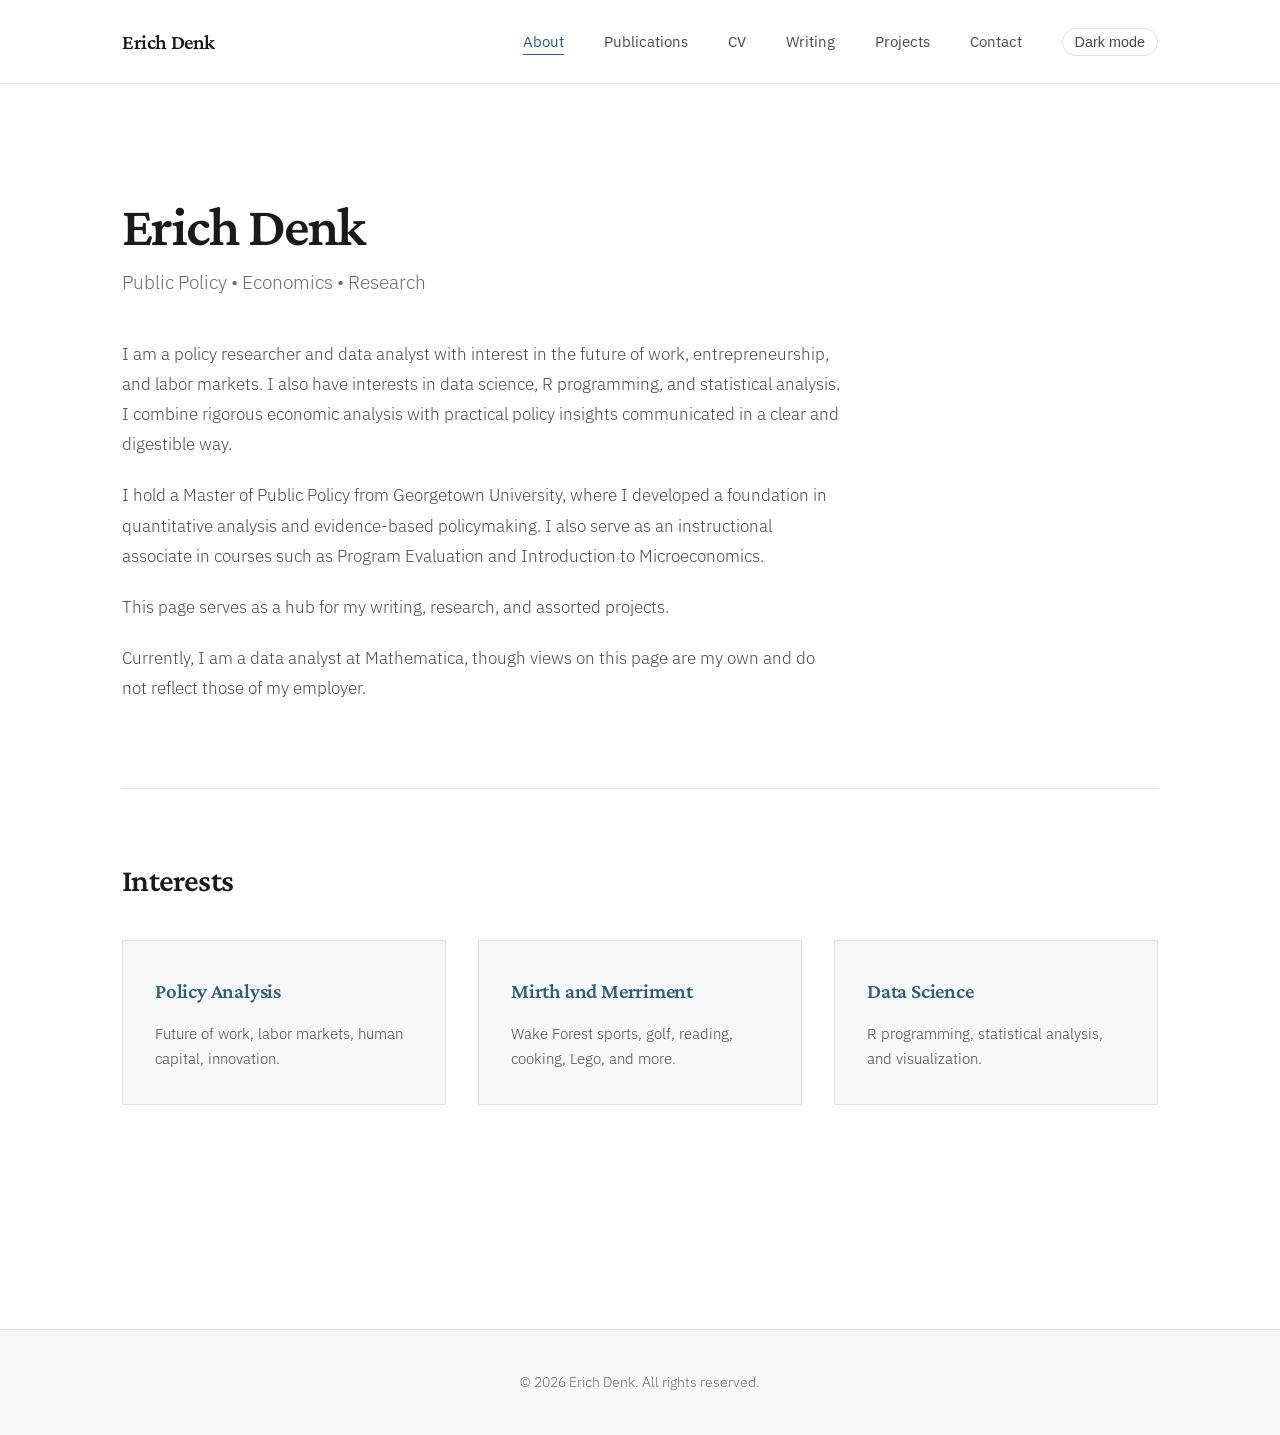
<file: index.html>
<!DOCTYPE html>
<html lang="en">
<head>
    <meta charset="UTF-8">
    <meta name="viewport" content="width=device-width, initial-scale=1.0">
    <title>Erich Denk - Public Policy & Data Analytics</title>
    <link rel="stylesheet" href="styles.css">
    <link rel="preconnect" href="https://fonts.googleapis.com">
    <link rel="preconnect" href="https://fonts.gstatic.com" crossorigin>
    <link href="https://fonts.googleapis.com/css2?family=Crimson+Pro:wght@300;400;600&family=IBM+Plex+Sans:wght@300;400;500&display=swap" rel="stylesheet">
</head>
<body>
    <nav class="main-nav">
        <div class="nav-container">
            <a href="index.html" class="nav-logo">Erich Denk</a>
            <ul class="nav-links">
                <li><a href="index.html" class="active">About</a></li>
                <li><a href="publications.html">Publications</a></li>
                <li><a href="cv.html">CV</a></li>
                <li><a href="writing.html">Writing</a></li>
                <li><a href="projects.html">Projects</a></li>
                <li><a href="contact.html">Contact</a></li>
                <li><button class="theme-toggle" type="button" aria-label="Toggle dark mode">Dark mode</button></li>
            </ul>
        </div>
    </nav>

    <main class="container">
        <section class="hero">
            <div class="hero-content">
                <h1 class="fade-in">Erich Denk</h1>
                <p class="subtitle fade-in-delay">Public Policy • Economics • Research</p>
                <div class="hero-bio fade-in-delay-2">
                    <p>
                        I am a policy researcher and data analyst with interest in the future of work, 
                        entrepreneurship, and labor markets. I also have interests in data science, R programming,
                        and statistical analysis. I combine rigorous economic analysis with practical policy 
                        insights communicated in a clear and digestible way.
                    </p>
                    <p>
                        I hold a Master of Public Policy from Georgetown University, where I developed 
                        a foundation in quantitative analysis and evidence-based policymaking. I also 
                        serve as an instructional associate in courses such as Program Evaluation and
                        Introduction to Microeconomics.
                    </p>
                    <p>
                        This page serves as a hub for my writing, research, and assorted projects. 
                        
                    </p>
                    <p>
                        Currently, I am a data analyst at Mathematica, though views on this page are my
                        own and do not reflect those of my employer.
                    </p>
                </div>
            </div>
        </section>

        <section class="interests">
            <h2>Interests</h2>
            <div class="interest-grid">
                <div class="interest-card">
                    <h3>Policy Analysis</h3>
                    <p>Future of work, labor markets, human capital, innovation.</p>
                </div>
                <div class="interest-card">
                    <h3>Mirth and Merriment </h3>
                    <p>Wake Forest sports, golf, reading, cooking, Lego, and more.</p>
                </div>
                <div class="interest-card">
                    <h3>Data Science</h3>
                    <p>R programming, statistical analysis, and visualization.</p>
                </div>
            </div>
        </section>
    </main>

    <footer>
        <p>&copy; <span id="year"></span> Erich Denk. All rights reserved.</p>
    </footer>

    <script>
        document.getElementById('year').textContent = new Date().getFullYear();
        (function() {
            const storageKey = 'theme';
            const root = document.documentElement;
            const prefersDark = window.matchMedia('(prefers-color-scheme: dark)');

            function getTheme() {
                return localStorage.getItem(storageKey) || (prefersDark.matches ? 'dark' : 'light');
            }
            function applyTheme(theme) {
                if (theme === 'dark') root.setAttribute('data-theme', 'dark');
                else root.removeAttribute('data-theme');
                localStorage.setItem(storageKey, theme);
                updateToggle();
            }
            function updateToggle() {
                const btn = document.querySelector('.theme-toggle');
                if (!btn) return;
                const theme = getTheme();
                btn.setAttribute('aria-pressed', theme === 'dark');
                btn.textContent = theme === 'dark' ? 'Light mode' : 'Dark mode';
            }
            document.addEventListener('click', (e) => {
                if (e.target && e.target.classList.contains('theme-toggle')) {
                    const next = getTheme() === 'dark' ? 'light' : 'dark';
                    applyTheme(next);
                }
            });
            prefersDark.addEventListener('change', (e) => {
                if (!localStorage.getItem(storageKey)) {
                    applyTheme(e.matches ? 'dark' : 'light');
                }
            });
            applyTheme(getTheme());
        })();
    </script>
</body>
</html>
</file>
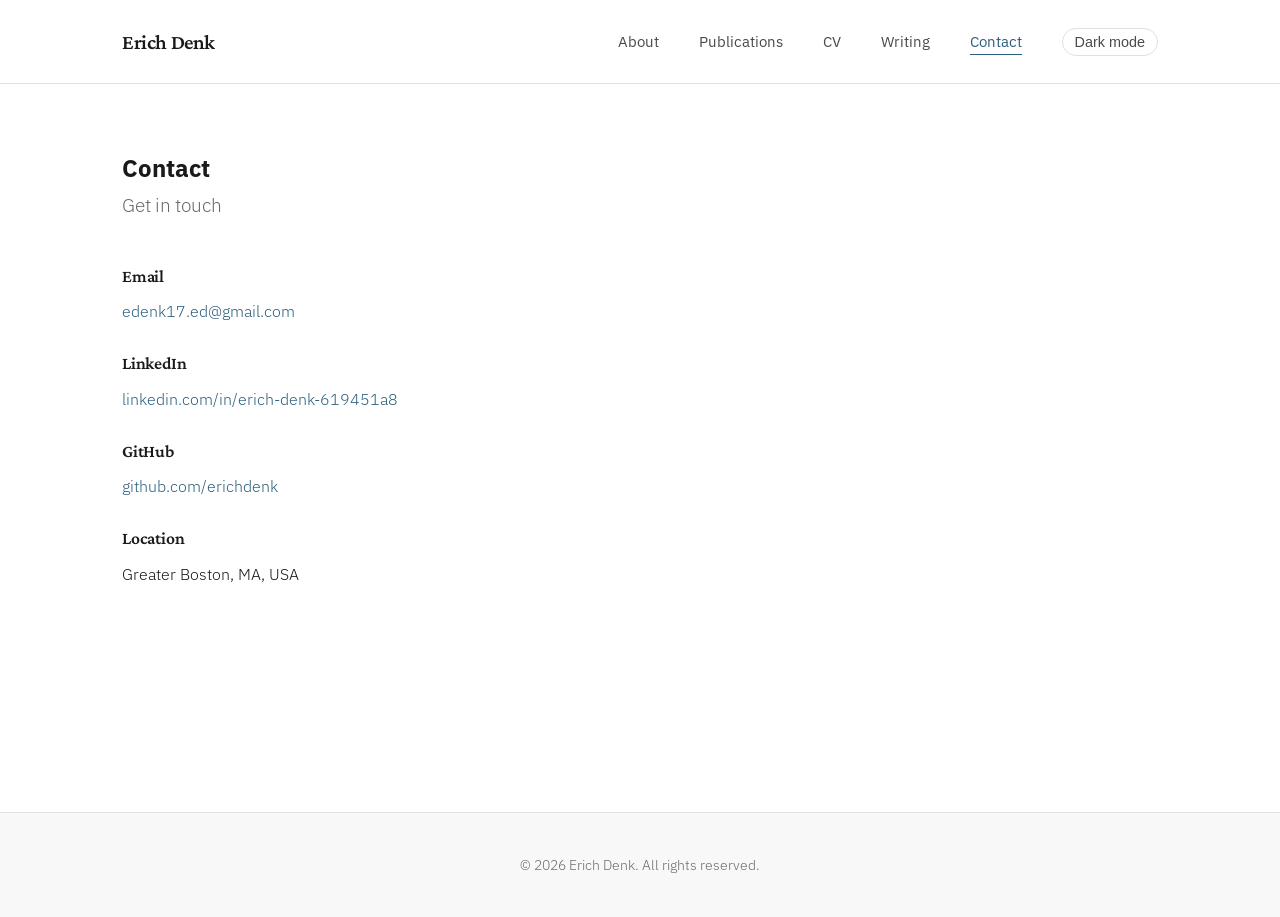
<file: contact.html>
<!DOCTYPE html>
<html lang="en">
<head>
    <meta charset="UTF-8">
    <meta name="viewport" content="width=device-width, initial-scale=1.0">
    <title>Contact - Erich Denk</title>
    <link rel="stylesheet" href="styles.css">
    <link rel="preconnect" href="https://fonts.googleapis.com">
    <link rel="preconnect" href="https://fonts.gstatic.com" crossorigin>
    <link href="https://fonts.googleapis.com/css2?family=Crimson+Pro:wght@300;400;600&family=IBM+Plex+Sans:wght@300;400;500&display=swap" rel="stylesheet">
</head>
<body>
    <nav class="main-nav">
        <div class="nav-container">
            <a href="index.html" class="nav-logo">Erich Denk</a>
            <ul class="nav-links">
                <li><a href="index.html">About</a></li>
                <li><a href="publications.html">Publications</a></li>
                <li><a href="cv.html">CV</a></li>
                <li><a href="writing.html">Writing</a></li>
                <li><a href="contact.html" class="active">Contact</a></li>
                <li><button class="theme-toggle" type="button" aria-label="Toggle dark mode">Dark mode</button></li>
            </ul>
        </div>
    </nav>

    <main class="container">
        <section>
            <h1 class="fade-in">Contact</h1>
            <p class="subtitle fade-in-delay">Get in touch</p>

            <div class="contact-info fade-in-delay-2">
                <div class="contact-item">
                    <h3>Email</h3>
                    <p><a href="mailto:edenk17.ed@gmail.com">edenk17.ed@gmail.com</a></p>
                </div>

                <div class="contact-item">
                    <h3>LinkedIn</h3>
                    <p><a href="https://www.linkedin.com/in/erich-denk-619451a8/" target="_blank">linkedin.com/in/erich-denk-619451a8</a></p>
                </div>

                <div class="contact-item">
                    <h3>GitHub</h3>
                    <p><a href="https://github.com/erichdenk" target="_blank">github.com/erichdenk</a></p>
                </div>

                <div class="contact-item">
                    <h3>Location</h3>
                    <p>Greater Boston, MA, USA</p>
                </div>
            </div>
        </section>
    </main>

    <footer>
        <p>&copy; <span id="year"></span> Erich Denk. All rights reserved.</p>
    </footer>

    <script>
        document.getElementById('year').textContent = new Date().getFullYear();
        (function(){
            const k='theme', root=document.documentElement, mq=window.matchMedia('(prefers-color-scheme: dark)');
            const get=()=>localStorage.getItem(k)|| (mq.matches?'dark':'light');
            const apply=t=>{ t==='dark'?root.setAttribute('data-theme','dark'):root.removeAttribute('data-theme'); localStorage.setItem(k,t); upd(); };
            const upd=()=>{ const b=document.querySelector('.theme-toggle'); if(!b) return; const t=get(); b.setAttribute('aria-pressed', t==='dark'); b.textContent=t==='dark'?'Light mode':'Dark mode'; };
            document.addEventListener('click',e=>{ if(e.target&&e.target.classList.contains('theme-toggle')) apply(get()==='dark'?'light':'dark'); });
            mq.addEventListener('change',e=>{ if(!localStorage.getItem(k)) apply(e.matches?'dark':'light');});
            apply(get());
        })();
    </script>
</body>
</html>
</file>
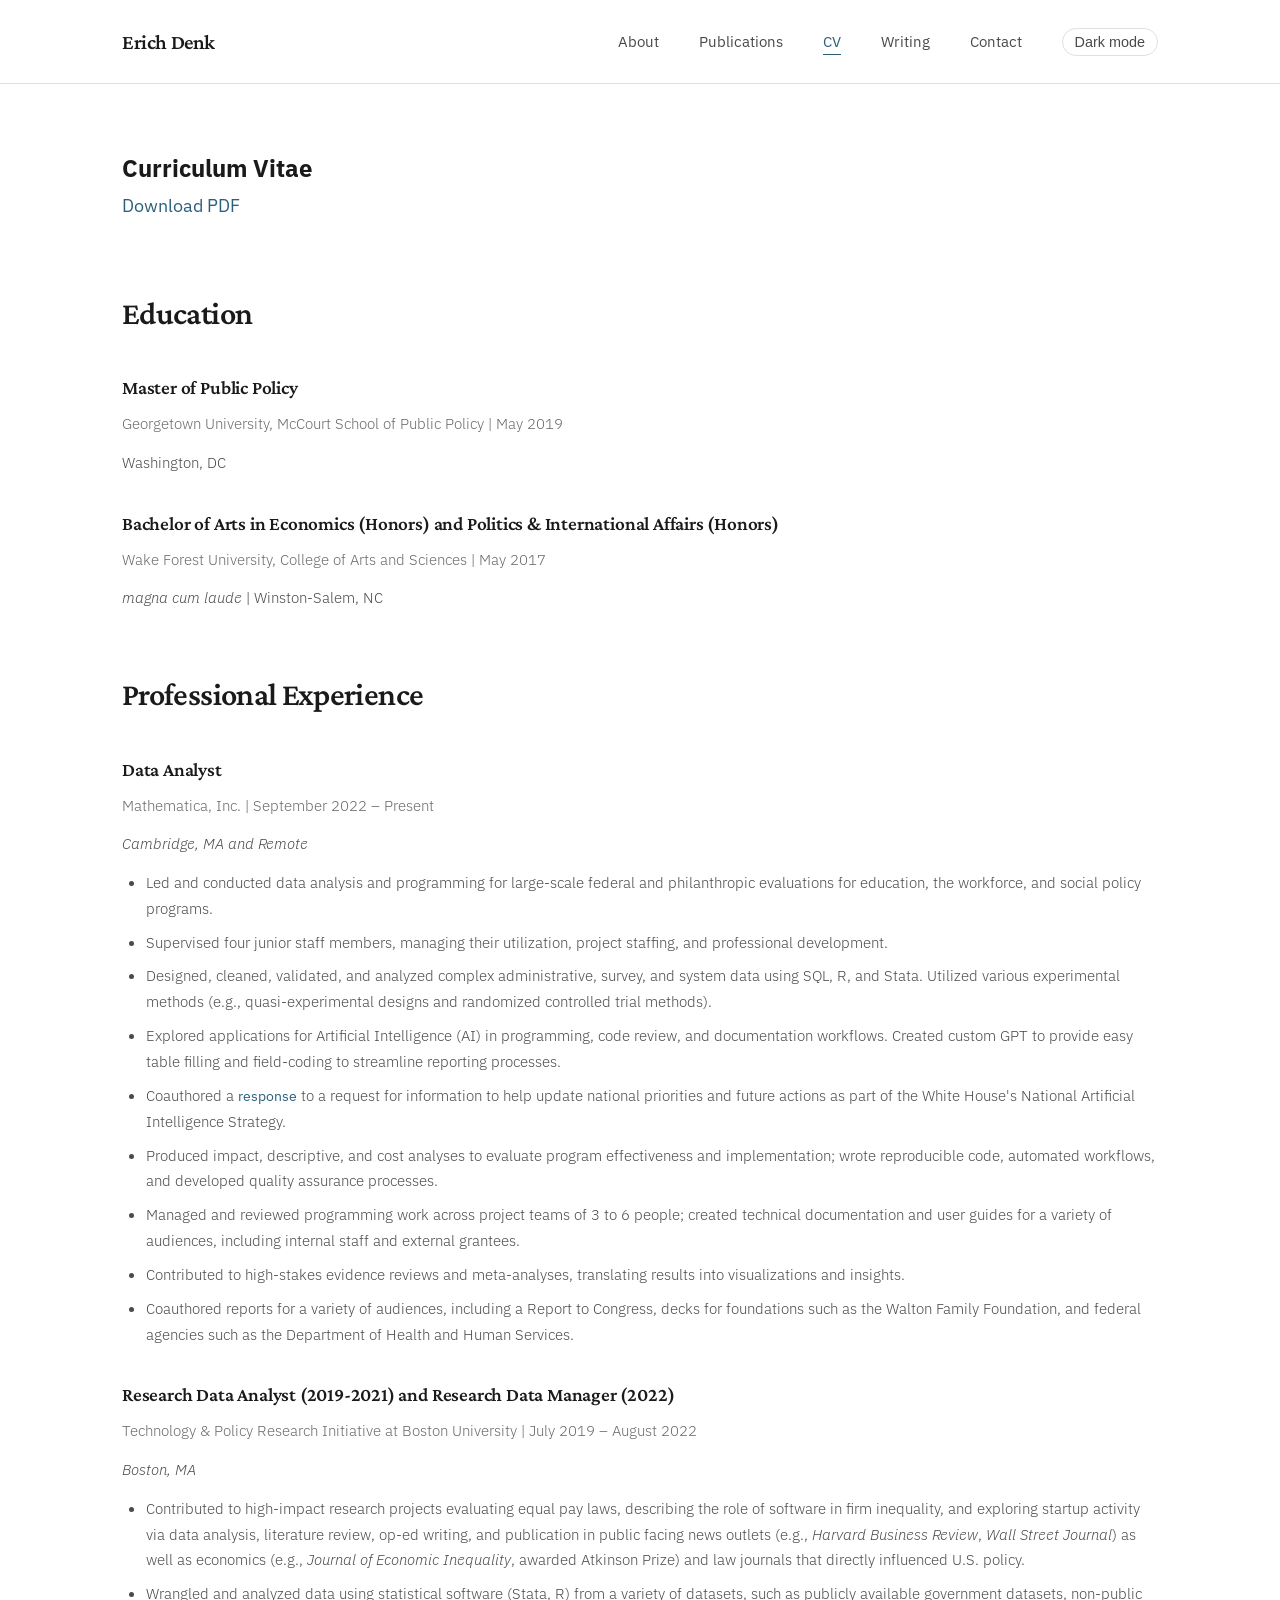
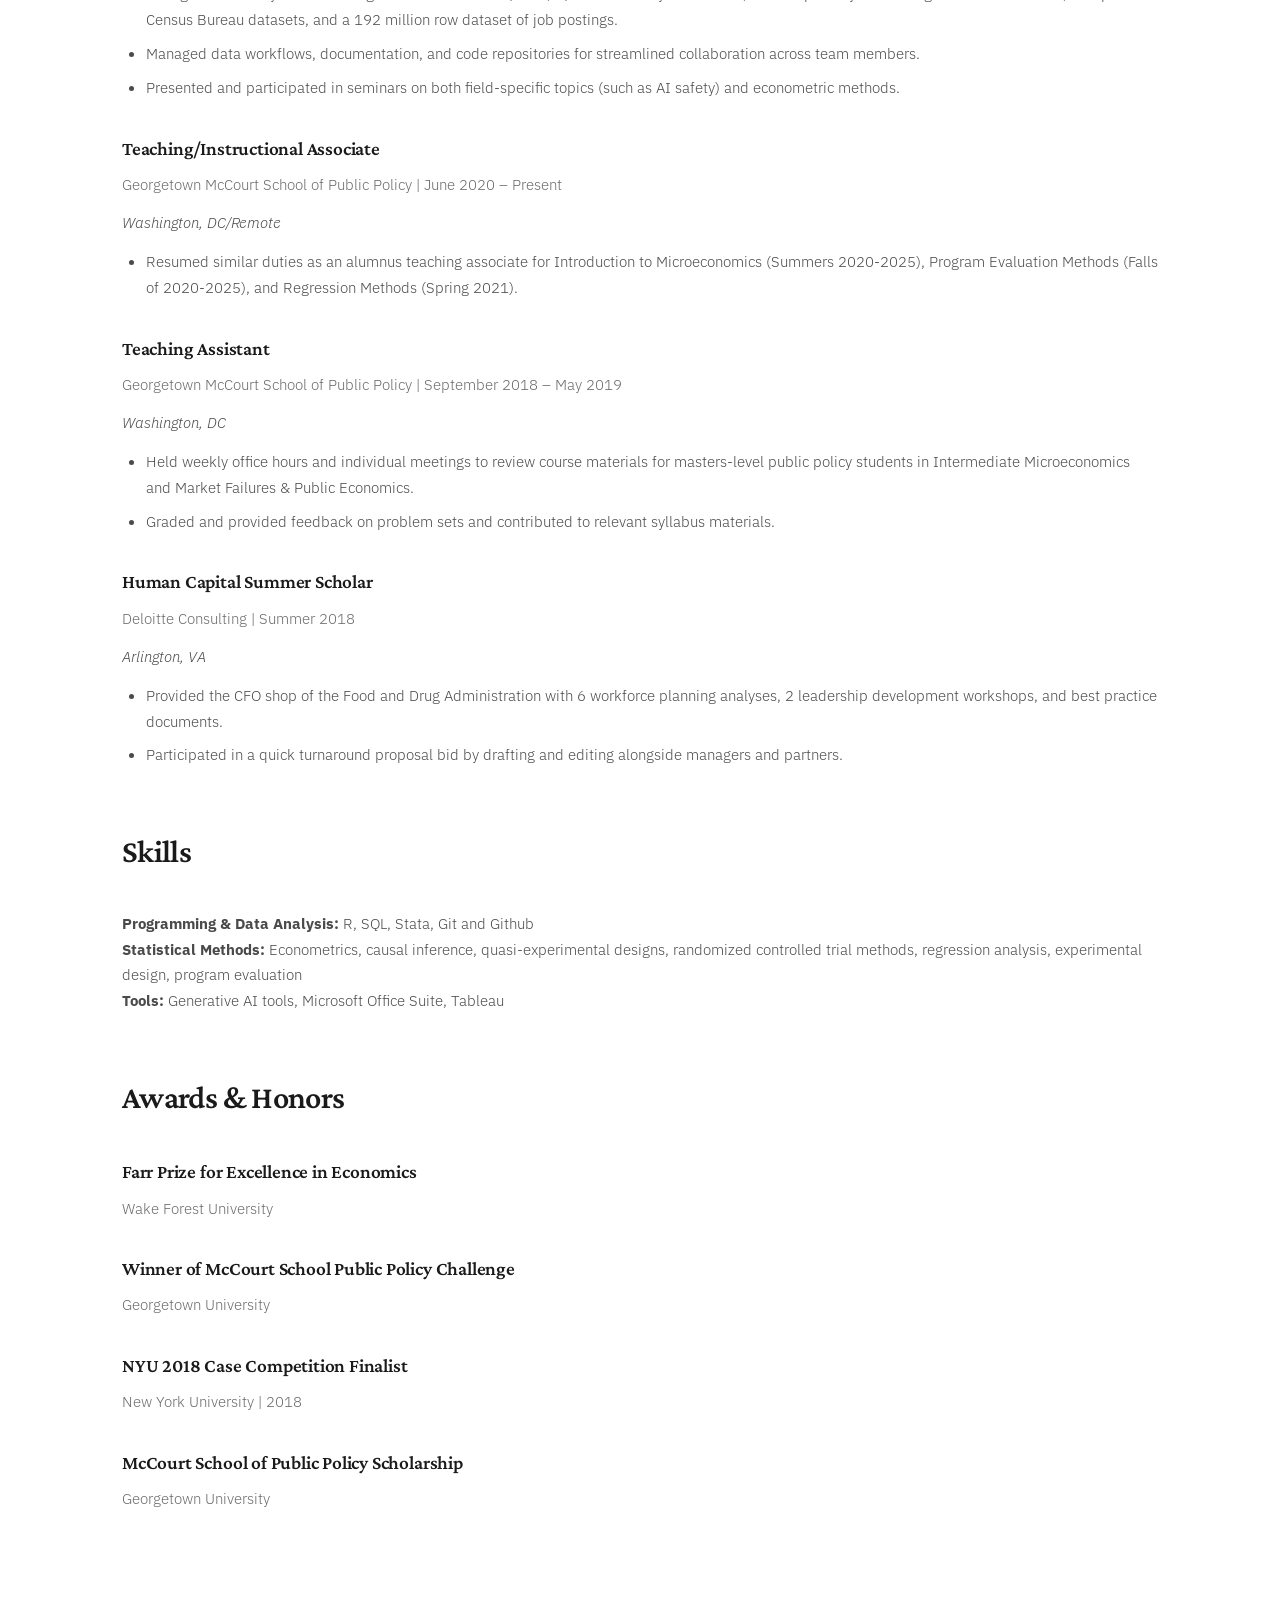
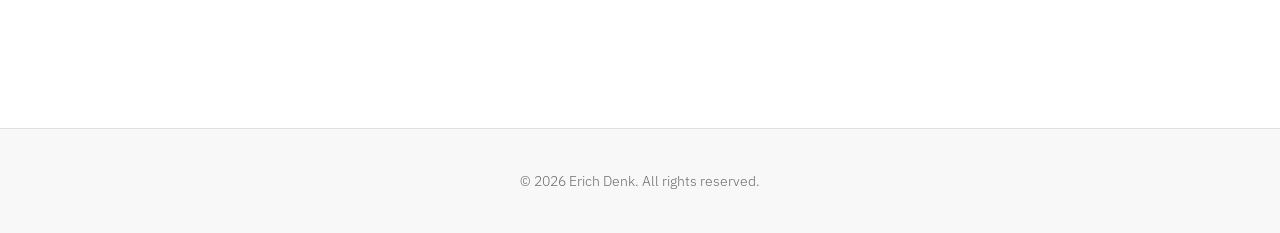
<file: cv.html>
<!DOCTYPE html>
<html lang="en">
<head>
    <meta charset="UTF-8">
    <meta name="viewport" content="width=device-width, initial-scale=1.0">
    <title>CV - Erich Denk</title>
    <link rel="stylesheet" href="styles.css">
    <link rel="preconnect" href="https://fonts.googleapis.com">
    <link rel="preconnect" href="https://fonts.gstatic.com" crossorigin>
    <link href="https://fonts.googleapis.com/css2?family=Crimson+Pro:wght@300;400;600&family=IBM+Plex+Sans:wght@300;400;500&display=swap" rel="stylesheet">
</head>
<body>
    <nav class="main-nav">
        <div class="nav-container">
            <a href="index.html" class="nav-logo">Erich Denk</a>
            <ul class="nav-links">
                <li><a href="index.html">About</a></li>
                <li><a href="publications.html">Publications</a></li>
                <li><a href="cv.html" class="active">CV</a></li>
                <li><a href="writing.html">Writing</a></li>
                <li><a href="contact.html">Contact</a></li>
                <li><button class="theme-toggle" type="button" aria-label="Toggle dark mode">Dark mode</button></li>
            </ul>
        </div>
    </nav>

    <main class="container">
        <section>
            <h1 class="fade-in">Curriculum Vitae</h1>
            <p class="subtitle fade-in-delay">
                <a href="#" class="pub-link" style="font-size: 1.1rem;">Download PDF</a>
            </p>
        </section>

        <section class="cv-section fade-in-delay-2">
            <h2>Education</h2>
            <div class="cv-item">
                <h3>Master of Public Policy</h3>
                <div class="cv-meta">Georgetown University, McCourt School of Public Policy | May 2019</div>
                <div class="cv-description">
                    Washington, DC
                </div>
            </div>
            <div class="cv-item">
                <h3>Bachelor of Arts in Economics (Honors) and Politics & International Affairs (Honors)</h3>
                <div class="cv-meta">Wake Forest University, College of Arts and Sciences | May 2017</div>
                <div class="cv-description">
                    <em>magna cum laude</em> | Winston-Salem, NC
                </div>
            </div>
        </section>

        <section class="cv-section">
            <h2>Professional Experience</h2>
            
            <div class="cv-item">
                <h3>Data Analyst</h3>
                <div class="cv-meta">Mathematica, Inc. | September 2022 – Present</div>
                <div class="cv-description">
                    <em>Cambridge, MA and Remote</em>
                    <ul>
                        <li>Led and conducted data analysis and programming for large-scale federal and philanthropic evaluations for education, the workforce, and social policy programs.</li>
                        <li>Supervised four junior staff members, managing their utilization, project staffing, and professional development.</li>
                        <li>Designed, cleaned, validated, and analyzed complex administrative, survey, and system data using SQL, R, and Stata. Utilized various experimental methods (e.g., quasi-experimental designs and randomized controlled trial methods).</li>
                        <li>Explored applications for Artificial Intelligence (AI) in programming, code review, and documentation workflows. Created custom GPT to provide easy table filling and field-coding to streamline reporting processes.</li>
                        <li>Coauthored a <a href="https://www.mathematica.org/-/media/publications/pdfs/data-analytics/2023/ai-request-for-info-final.pdf" target="_blank" class="pub-link">response</a> to a request for information to help update national priorities and future actions as part of the White House's National Artificial Intelligence Strategy.</li>
                        <li>Produced impact, descriptive, and cost analyses to evaluate program effectiveness and implementation; wrote reproducible code, automated workflows, and developed quality assurance processes.</li>
                        <li>Managed and reviewed programming work across project teams of 3 to 6 people; created technical documentation and user guides for a variety of audiences, including internal staff and external grantees.</li>
                        <li>Contributed to high-stakes evidence reviews and meta-analyses, translating results into visualizations and insights.</li>
                        <li>Coauthored reports for a variety of audiences, including a Report to Congress, decks for foundations such as the Walton Family Foundation, and federal agencies such as the Department of Health and Human Services.</li>
                    </ul>
                </div>
            </div>

            <div class="cv-item">
                <h3>Research Data Analyst (2019-2021) and Research Data Manager (2022)</h3>
                <div class="cv-meta">Technology & Policy Research Initiative at Boston University | July 2019 – August 2022</div>
                <div class="cv-description">
                    <em>Boston, MA</em>
                    <ul>
                        <li>Contributed to high-impact research projects evaluating equal pay laws, describing the role of software in firm inequality, and exploring startup activity via data analysis, literature review, op-ed writing, and publication in public facing news outlets (e.g., <em>Harvard Business Review</em>, <em>Wall Street Journal</em>) as well as economics (e.g., <em>Journal of Economic Inequality</em>, awarded Atkinson Prize) and law journals that directly influenced U.S. policy.</li>
                        <li>Wrangled and analyzed data using statistical software (Stata, R) from a variety of datasets, such as publicly available government datasets, non-public Census Bureau datasets, and a 192 million row dataset of job postings.</li>
                        <li>Managed data workflows, documentation, and code repositories for streamlined collaboration across team members.</li>
                        <li>Presented and participated in seminars on both field-specific topics (such as AI safety) and econometric methods.</li>
                    </ul>
                </div>
            </div>

            <div class="cv-item">
                <h3>Teaching/Instructional Associate</h3>
                <div class="cv-meta">Georgetown McCourt School of Public Policy | June 2020 – Present</div>
                <div class="cv-description">
                    <em>Washington, DC/Remote</em>
                    <ul>
                        <li>Resumed similar duties as an alumnus teaching associate for Introduction to Microeconomics (Summers 2020-2025), Program Evaluation Methods (Falls of 2020-2025), and Regression Methods (Spring 2021).</li>
                    </ul>
                </div>
            </div>

            <div class="cv-item">
                <h3>Teaching Assistant</h3>
                <div class="cv-meta">Georgetown McCourt School of Public Policy | September 2018 – May 2019</div>
                <div class="cv-description">
                    <em>Washington, DC</em>
                    <ul>
                        <li>Held weekly office hours and individual meetings to review course materials for masters-level public policy students in Intermediate Microeconomics and Market Failures & Public Economics.</li>
                        <li>Graded and provided feedback on problem sets and contributed to relevant syllabus materials.</li>
                    </ul>
                </div>
            </div>

            <div class="cv-item">
                <h3>Human Capital Summer Scholar</h3>
                <div class="cv-meta">Deloitte Consulting | Summer 2018</div>
                <div class="cv-description">
                    <em>Arlington, VA</em>
                    <ul>
                        <li>Provided the CFO shop of the Food and Drug Administration with 6 workforce planning analyses, 2 leadership development workshops, and best practice documents.</li>
                        <li>Participated in a quick turnaround proposal bid by drafting and editing alongside managers and partners.</li>
                    </ul>
                </div>
            </div>
        </section>

        <section class="cv-section">
            <h2>Skills</h2>
            <div class="cv-description">
                <p><strong>Programming & Data Analysis:</strong> R, SQL, Stata, Git and Github</p>
                <p><strong>Statistical Methods:</strong> Econometrics, causal inference, quasi-experimental designs, randomized controlled trial methods, regression analysis, experimental design, program evaluation</p>
                <p><strong>Tools:</strong> Generative AI tools, Microsoft Office Suite, Tableau</p>
            </div>
        </section>

        <section class="cv-section">
            <h2>Awards & Honors</h2>
            <div class="cv-item">
                <h3>Farr Prize for Excellence in Economics</h3>
                <div class="cv-meta">Wake Forest University</div>
            </div>
            <div class="cv-item">
                <h3>Winner of McCourt School Public Policy Challenge</h3>
                <div class="cv-meta">Georgetown University</div>
            </div>
            <div class="cv-item">
                <h3>NYU 2018 Case Competition Finalist</h3>
                <div class="cv-meta">New York University | 2018</div>
            </div>
            <div class="cv-item">
                <h3>McCourt School of Public Policy Scholarship</h3>
                <div class="cv-meta">Georgetown University</div>
            </div>
        </section>

    </main>

    <footer>
        <p>&copy; <span id="year"></span> Erich Denk. All rights reserved.</p>
    </footer>

    <script>
        document.getElementById('year').textContent = new Date().getFullYear();
        (function(){
            const k='theme', root=document.documentElement, mq=window.matchMedia('(prefers-color-scheme: dark)');
            const get=()=>localStorage.getItem(k)|| (mq.matches?'dark':'light');
            const apply=t=>{ t==='dark'?root.setAttribute('data-theme','dark'):root.removeAttribute('data-theme'); localStorage.setItem(k,t); upd(); };
            const upd=()=>{ const b=document.querySelector('.theme-toggle'); if(!b) return; const t=get(); b.setAttribute('aria-pressed', t==='dark'); b.textContent=t==='dark'?'Light mode':'Dark mode'; };
            document.addEventListener('click',e=>{ if(e.target&&e.target.classList.contains('theme-toggle')) apply(get()==='dark'?'light':'dark'); });
            mq.addEventListener('change',e=>{ if(!localStorage.getItem(k)) apply(e.matches?'dark':'light');});
            apply(get());
        })();
    </script>
</body>
</html>
</file>
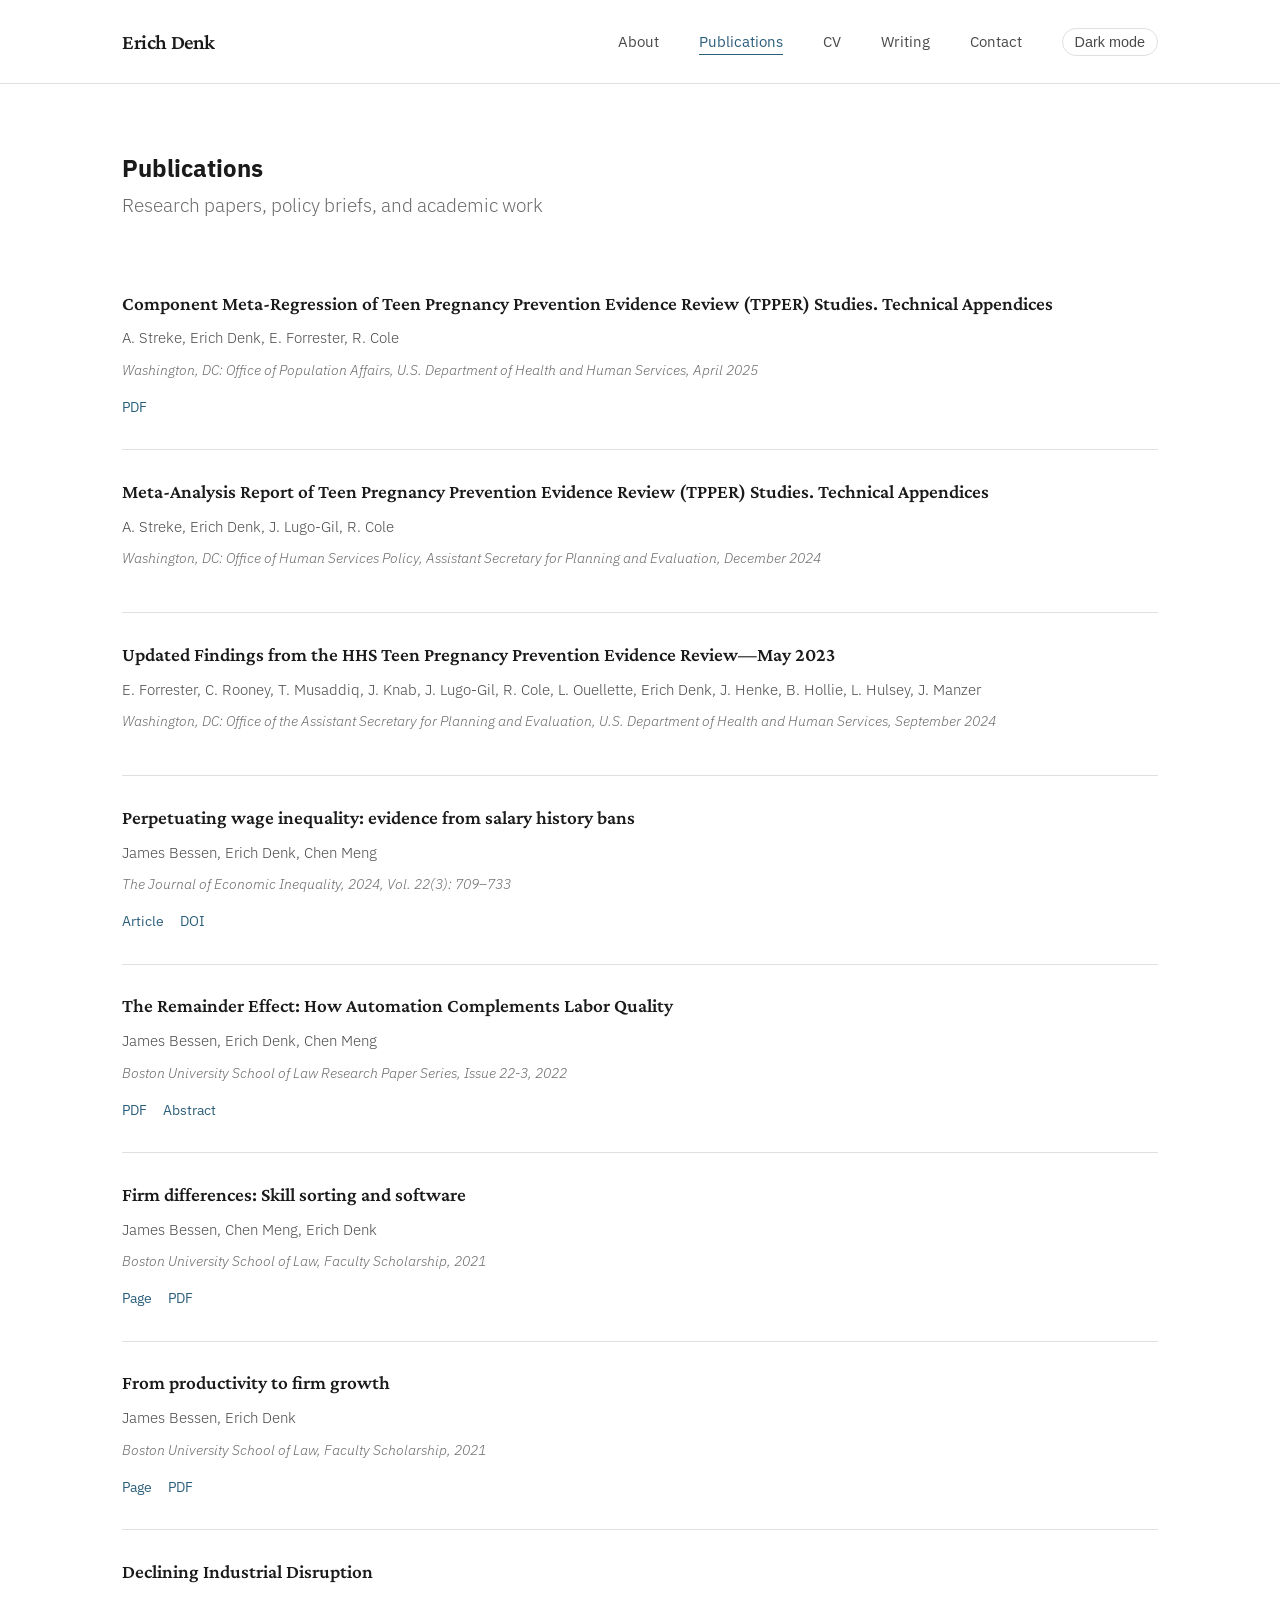
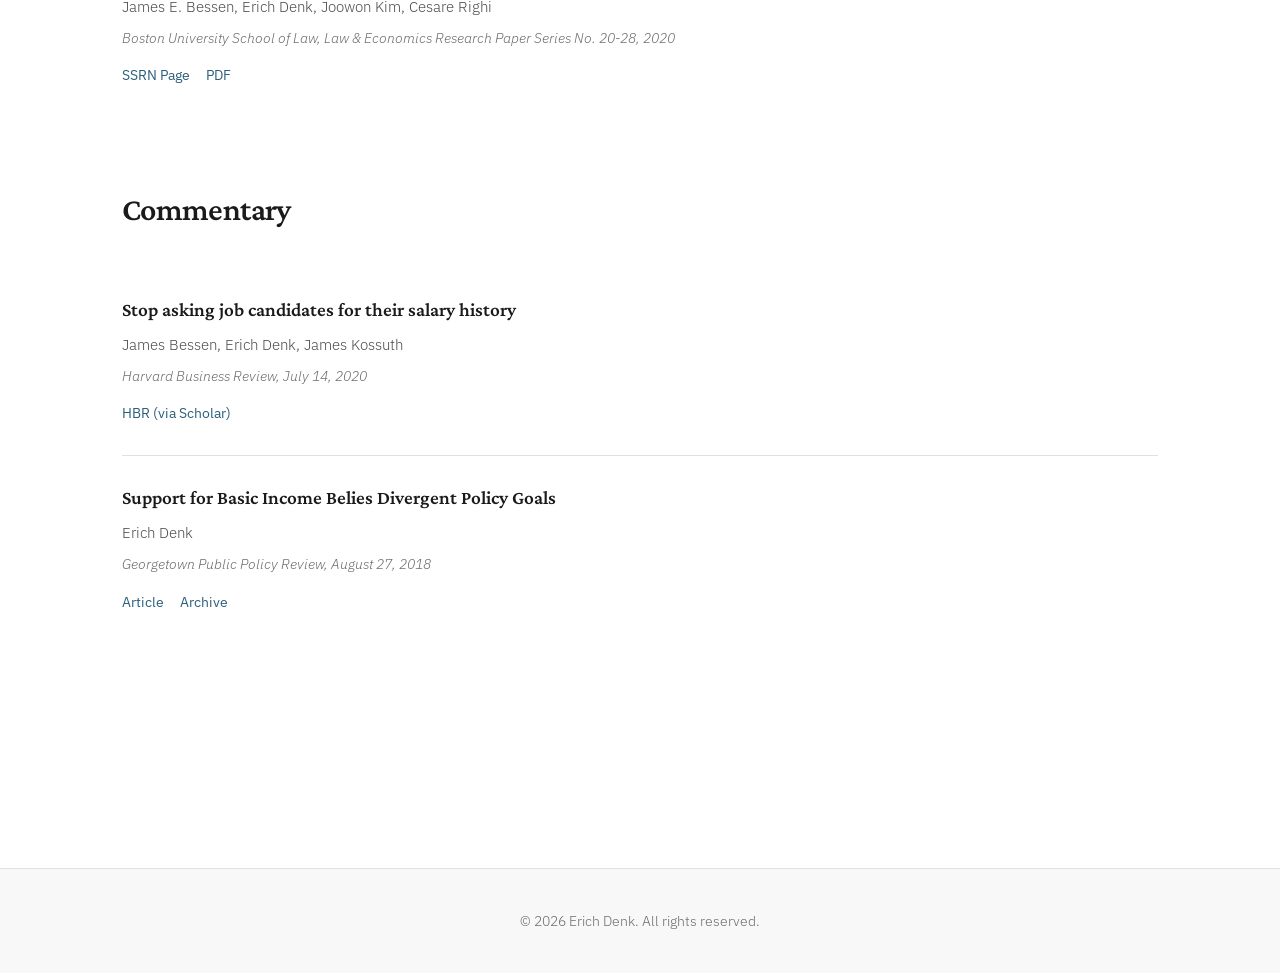
<file: publications.html>
<!DOCTYPE html>
<html lang="en">
<head>
    <meta charset="UTF-8">
    <meta name="viewport" content="width=device-width, initial-scale=1.0">
    <title>Publications - Erich Denk</title>
    <link rel="stylesheet" href="styles.css">
    <link rel="preconnect" href="https://fonts.googleapis.com">
    <link rel="preconnect" href="https://fonts.gstatic.com" crossorigin>
    <link href="https://fonts.googleapis.com/css2?family=Crimson+Pro:wght@300;400;600&family=IBM+Plex+Sans:wght@300;400;500&display=swap" rel="stylesheet">
</head>
<body>
    <nav class="main-nav">
        <div class="nav-container">
            <a href="index.html" class="nav-logo">Erich Denk</a>
            <ul class="nav-links">
                <li><a href="index.html">About</a></li>
                <li><a href="publications.html" class="active">Publications</a></li>
                <li><a href="cv.html">CV</a></li>
                <li><a href="writing.html">Writing</a></li>
                <li><a href="contact.html">Contact</a></li>
                <li><button class="theme-toggle" type="button" aria-label="Toggle dark mode">Dark mode</button></li>
            </ul>
        </div>
    </nav>

    <main class="container">
        <section>
            <h1 class="fade-in">Publications</h1>
            <p class="subtitle fade-in-delay">Research papers, policy briefs, and academic work</p>

            <ul class="publication-list fade-in-delay-2">
                <li class="publication-item">
                    <div class="pub-title">Component Meta-Regression of Teen Pregnancy Prevention Evidence Review (TPPER) Studies. Technical Appendices</div>
                    <div class="pub-authors">A. Streke, Erich Denk, E. Forrester, R. Cole</div>
                    <div class="pub-venue">Washington, DC: Office of Population Affairs, U.S. Department of Health and Human Services, April 2025</div>
                    <div class="pub-links">
                        <a href="https://rhntc.org/sites/default/files/resources/supplemental/opa_content_components_appendicies_5-6-2025.pdf" class="pub-link">PDF</a>
                    </div>
                </li>

                <li class="publication-item">
                    <div class="pub-title">Meta-Analysis Report of Teen Pregnancy Prevention Evidence Review (TPPER) Studies. Technical Appendices</div>
                    <div class="pub-authors">A. Streke, Erich Denk, J. Lugo-Gil, R. Cole</div>
                    <div class="pub-venue">Washington, DC: Office of Human Services Policy, Assistant Secretary for Planning and Evaluation, December 2024</div>
                </li>

                <li class="publication-item">
                    <div class="pub-title">Updated Findings from the HHS Teen Pregnancy Prevention Evidence Review—May 2023</div>
                    <div class="pub-authors">E. Forrester, C. Rooney, T. Musaddiq, J. Knab, J. Lugo-Gil, R. Cole, L. Ouellette, Erich Denk, J. Henke, B. Hollie, L. Hulsey, J. Manzer</div>
                    <div class="pub-venue">Washington, DC: Office of the Assistant Secretary for Planning and Evaluation, U.S. Department of Health and Human Services, September 2024</div>
                </li>
                <li class="publication-item">
                    <div class="pub-title">Perpetuating wage inequality: evidence from salary history bans</div>
                    <div class="pub-authors">James Bessen, Erich Denk, Chen Meng</div>
                    <div class="pub-venue">The Journal of Economic Inequality, 2024, Vol. 22(3): 709–733</div>
                    <div class="pub-links">
                        <a href="https://link.springer.com/article/10.1007/s10888-023-09610-9" class="pub-link">Article</a>
                        <a href="https://doi.org/10.1007/s10888-023-09610-9" class="pub-link">DOI</a>
                    </div>
                </li>

                <li class="publication-item">
                    <div class="pub-title">The Remainder Effect: How Automation Complements Labor Quality</div>
                    <div class="pub-authors">James Bessen, Erich Denk, Chen Meng</div>
                    <div class="pub-venue">Boston University School of Law Research Paper Series, Issue 22-3, 2022</div>
                    <div class="pub-links">
                        <a href="https://www.aeaweb.org/conference/2023/program/paper/8866ER38" class="pub-link">PDF</a>
                        <a href="https://www.aeaweb.org/conference/2023/program/paper/8866ER38" class="pub-link">Abstract</a>
                    </div>
                </li>

                <li class="publication-item">
                    <div class="pub-title">Firm differences: Skill sorting and software</div>
                    <div class="pub-authors">James Bessen, Chen Meng, Erich Denk</div>
                    <div class="pub-venue">Boston University School of Law, Faculty Scholarship, 2021</div>
                    <div class="pub-links">
                        <a href="https://scholarship.law.bu.edu/faculty_scholarship/1350/" class="pub-link">Page</a>
                        <a href="https://scholarship.law.bu.edu/cgi/viewcontent.cgi?article=2347&context=faculty_scholarship" class="pub-link">PDF</a>
                    </div>
                </li>

                <li class="publication-item">
                    <div class="pub-title">From productivity to firm growth</div>
                    <div class="pub-authors">James Bessen, Erich Denk</div>
                    <div class="pub-venue">Boston University School of Law, Faculty Scholarship, 2021</div>
                    <div class="pub-links">
                        <a href="https://scholarship.law.bu.edu/faculty_scholarship/1351/" class="pub-link">Page</a>
                        <a href="https://scholarship.law.bu.edu/cgi/viewcontent.cgi?article=2348&context=faculty_scholarship" class="pub-link">PDF</a>
                    </div>
                </li>

                <li class="publication-item">
                    <div class="pub-title">Declining Industrial Disruption</div>
                    <div class="pub-authors">James E. Bessen, Erich Denk, Joowon Kim, Cesare Righi</div>
                    <div class="pub-venue">Boston University School of Law, Law & Economics Research Paper Series No. 20-28, 2020</div>
                    <div class="pub-links">
                        <a href="https://papers.ssrn.com/sol3/papers.cfm?abstract_id=3682745" class="pub-link">SSRN Page</a>
                        <a href="https://papers.ssrn.com/sol3/Delivery.cfm/SSRN_ID3682745_code355514.pdf?abstractid=3682745&mirid=1" class="pub-link">PDF</a>
                    </div>
                </li>
            </ul>
        </section>

        <section>
            <h2>Commentary</h2>
            <ul class="publication-list">
                <li class="publication-item">
                    <div class="pub-title">Stop asking job candidates for their salary history</div>
                    <div class="pub-authors">James Bessen, Erich Denk, James Kossuth</div>
                    <div class="pub-venue">Harvard Business Review, July 14, 2020</div>
                    <div class="pub-links">
                        <a href="https://scholar.google.com/scholar?cluster=329126353739946007&hl=en&oi=scholarr" class="pub-link">HBR (via Scholar)</a>
                    </div>
                </li>

                <li class="publication-item">
                    <div class="pub-title">Support for Basic Income Belies Divergent Policy Goals</div>
                    <div class="pub-authors">Erich Denk</div>
                    <div class="pub-venue">Georgetown Public Policy Review, August 27, 2018</div>
                    <div class="pub-links">
                        <a href="https://gppreview.com/2018/08/27/support-for-basic-income-belies-divergent-policy-goals/" class="pub-link">Article</a>
                        <a href="https://web.archive.org/web/20181208071234/http://gppreview.com/2018/08/27/support-for-basic-income-belies-divergent-policy-goals/" class="pub-link">Archive</a>
                    </div>
                </li>
            </ul>
        </section>
    </main>

    <footer>
        <p>&copy; <span id="year"></span> Erich Denk. All rights reserved.</p>
    </footer>

    <script>
        document.getElementById('year').textContent = new Date().getFullYear();
        (function() {
            const storageKey = 'theme';
            const root = document.documentElement;
            const prefersDark = window.matchMedia('(prefers-color-scheme: dark)');
            function getTheme() { return localStorage.getItem(storageKey) || (prefersDark.matches ? 'dark' : 'light'); }
            function applyTheme(theme) {
                if (theme === 'dark') root.setAttribute('data-theme', 'dark'); else root.removeAttribute('data-theme');
                localStorage.setItem(storageKey, theme);
                updateToggle();
            }
            function updateToggle() {
                const btn = document.querySelector('.theme-toggle');
                if (!btn) return;
                const theme = getTheme();
                btn.setAttribute('aria-pressed', theme === 'dark');
                btn.textContent = theme === 'dark' ? 'Light mode' : 'Dark mode';
            }
            document.addEventListener('click', (e) => {
                if (e.target && e.target.classList.contains('theme-toggle')) {
                    applyTheme(getTheme() === 'dark' ? 'light' : 'dark');
                }
            });
            prefersDark.addEventListener('change', (e) => {
                if (!localStorage.getItem(storageKey)) applyTheme(e.matches ? 'dark' : 'light');
            });
            applyTheme(getTheme());
        })();
    </script>
</body>
</html>
</file>
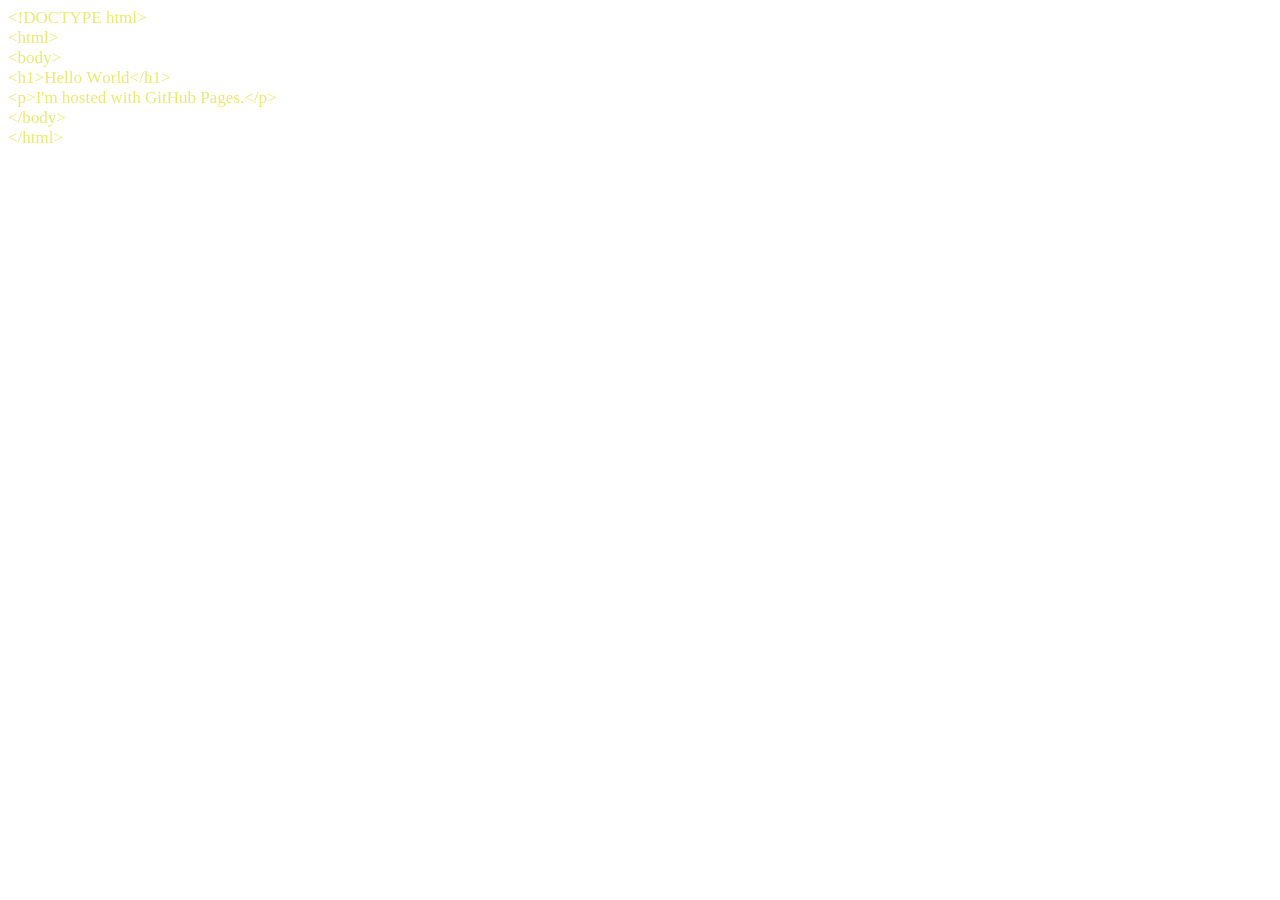
<file: setup.html>
<!DOCTYPE html PUBLIC "-//W3C//DTD HTML 4.01//EN" "http://www.w3.org/TR/html4/strict.dtd">
<html>
<head>
  <meta http-equiv="Content-Type" content="text/html; charset=utf-8">
  <meta http-equiv="Content-Style-Type" content="text/css">
  <title></title>
  <meta name="Generator" content="Cocoa HTML Writer">
  <meta name="CocoaVersion" content="1671.6">
  <style type="text/css">
    p.p1 {margin: 0.0px 0.0px 0.0px 0.0px; line-height: 20.0px; font: 17.0px Times; color: #eae96f; -webkit-text-stroke: #eae96f}
    span.s1 {font-kerning: none}
  </style>
</head>
<body>
<p class="p1"><span class="s1">&lt;!DOCTYPE html&gt;</span></p>
<p class="p1"><span class="s1">&lt;html&gt;</span></p>
<p class="p1"><span class="s1">&lt;body&gt;</span></p>
<p class="p1"><span class="s1">&lt;h1&gt;Hello World&lt;/h1&gt;</span></p>
<p class="p1"><span class="s1">&lt;p&gt;I'm hosted with GitHub Pages.&lt;/p&gt;</span></p>
<p class="p1"><span class="s1">&lt;/body&gt;</span></p>
<p class="p1"><span class="s1">&lt;/html&gt;</span></p>
</body>
</html>
</file>
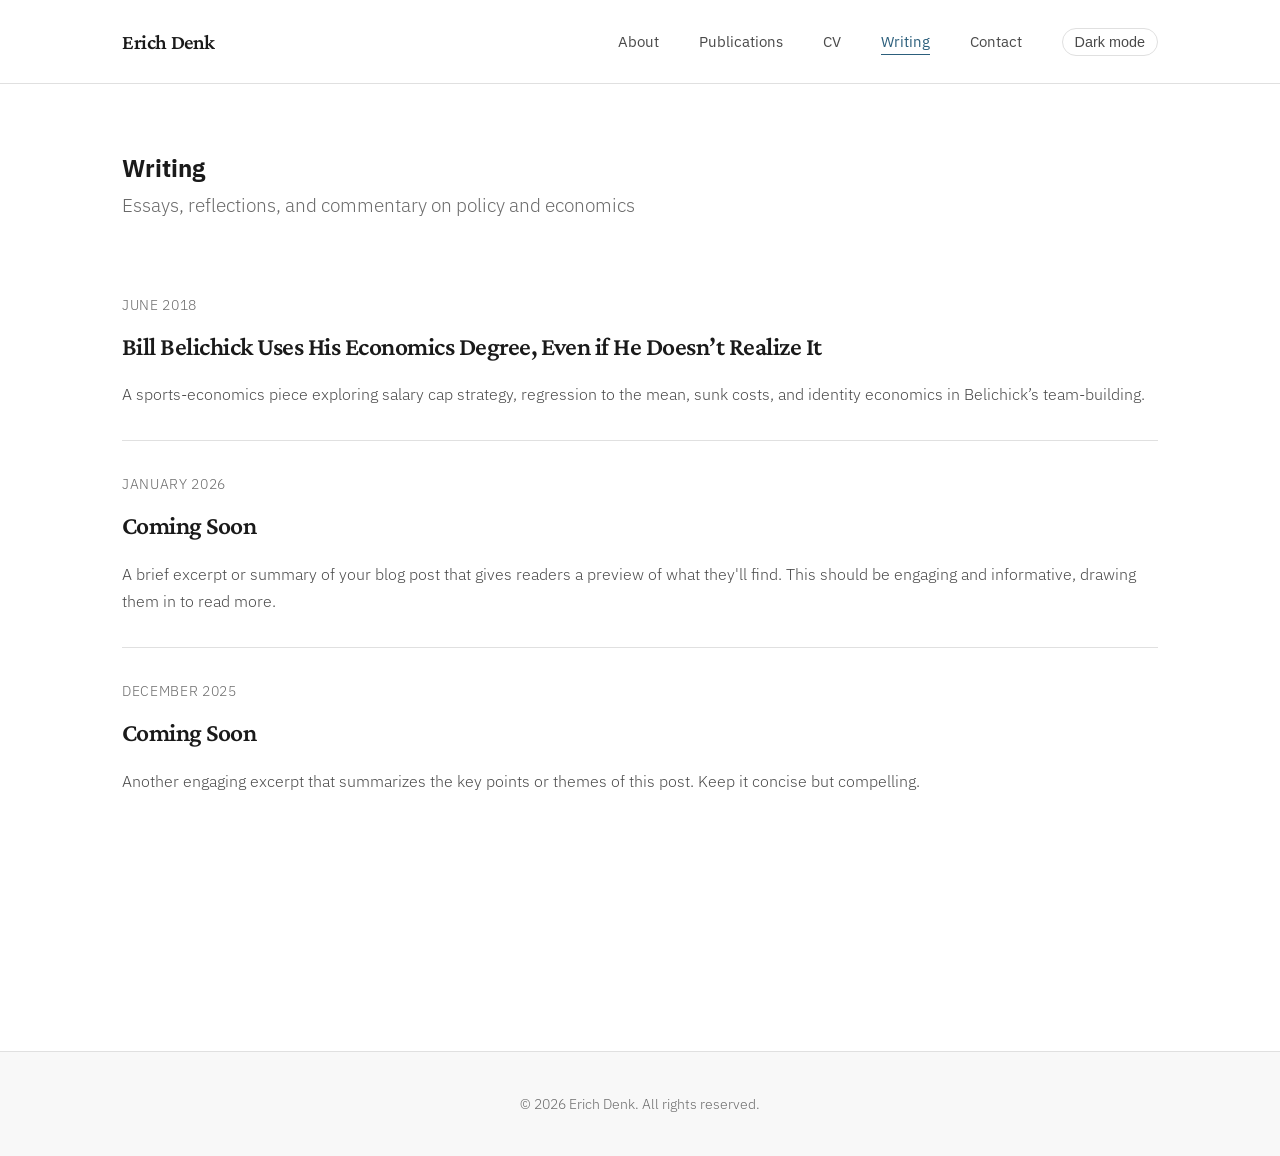
<file: writing.html>
<!DOCTYPE html>
<html lang="en">
<head>
    <meta charset="UTF-8">
    <meta name="viewport" content="width=device-width, initial-scale=1.0">
    <title>Writing - Erich Denk</title>
    <link rel="stylesheet" href="styles.css">
    <link rel="preconnect" href="https://fonts.googleapis.com">
    <link rel="preconnect" href="https://fonts.gstatic.com" crossorigin>
    <link href="https://fonts.googleapis.com/css2?family=Crimson+Pro:wght@300;400;600&family=IBM+Plex+Sans:wght@300;400;500&display=swap" rel="stylesheet">
</head>
<body>
    <nav class="main-nav">
        <div class="nav-container">
            <a href="index.html" class="nav-logo">Erich Denk</a>
            <ul class="nav-links">
                <li><a href="index.html">About</a></li>
                <li><a href="publications.html">Publications</a></li>
                <li><a href="cv.html">CV</a></li>
                <li><a href="writing.html" class="active">Writing</a></li>
                <li><a href="contact.html">Contact</a></li>
                <li><button class="theme-toggle" type="button" aria-label="Toggle dark mode">Dark mode</button></li>
            </ul>
        </div>
    </nav>

    <main class="container">
        <section>
            <h1 class="fade-in">Writing</h1>
            <p class="subtitle fade-in-delay">Essays, reflections, and commentary on policy and economics</p>

            <ul class="blog-list fade-in-delay-2">
                <!-- Example blog post - duplicate and modify as needed -->
                <li class="blog-item">
                    <div class="blog-date">June 2018</div>
                    <h2 class="blog-title">
                        <a href="https://medium.com/@ErichDenk/bill-belichick-uses-his-economics-degree-even-if-he-doesnt-realize-it-a3aec6f5ad79" target="_blank">Bill Belichick Uses His Economics Degree, Even if He Doesn’t Realize It</a>
                    </h2>
                    <p class="blog-excerpt">
                        A sports-economics piece exploring salary cap strategy, regression to the mean, sunk costs, and identity economics in Belichick’s team-building.
                    </p>
                </li>
                <li class="blog-item">
                    <div class="blog-date">January 2026</div>
                    <h2 class="blog-title">
                        <a href="posts/example-post.html">Coming Soon</a>
                    </h2>
                    <p class="blog-excerpt">
                        A brief excerpt or summary of your blog post that gives readers a preview 
                        of what they'll find. This should be engaging and informative, drawing 
                        them in to read more.
                    </p>
                </li>

                <li class="blog-item">
                    <div class="blog-date">December 2025</div>
                    <h2 class="blog-title">
                        <a href="posts/example-post-2.html">Coming Soon</a>
                    </h2>
                    <p class="blog-excerpt">
                        Another engaging excerpt that summarizes the key points or themes of this 
                        post. Keep it concise but compelling.
                    </p>
                </li>

            </ul>
        </section>
    </main>

    <footer>
        <p>&copy; <span id="year"></span> Erich Denk. All rights reserved.</p>
    </footer>

    <script>
        document.getElementById('year').textContent = new Date().getFullYear();
        (function(){
            const k='theme', root=document.documentElement, mq=window.matchMedia('(prefers-color-scheme: dark)');
            const get=()=>localStorage.getItem(k)|| (mq.matches?'dark':'light');
            const apply=t=>{ t==='dark'?root.setAttribute('data-theme','dark'):root.removeAttribute('data-theme'); localStorage.setItem(k,t); upd(); };
            const upd=()=>{ const b=document.querySelector('.theme-toggle'); if(!b) return; const t=get(); b.setAttribute('aria-pressed', t==='dark'); b.textContent=t==='dark'?'Light mode':'Dark mode'; };
            document.addEventListener('click',e=>{ if(e.target&&e.target.classList.contains('theme-toggle')) apply(get()==='dark'?'light':'dark'); });
            mq.addEventListener('change',e=>{ if(!localStorage.getItem(k)) apply(e.matches?'dark':'light');});
            apply(get());
        })();
    </script>
</body>
</html>
</file>
<file: styles.css>
:root {
    --text-primary: #1a1a1a;
    --text-secondary: #4a4a4a;
    --text-muted: #6a6a6a;
    --bg-primary: #ffffff;
    --bg-secondary: #f8f8f8;
    --accent: #2c5f7c;
    --accent-light: #4a8db5;
    --border: #e0e0e0;
    --serif: 'Crimson Pro', serif;
    --sans: 'IBM Plex Sans', sans-serif;
}

[data-theme="dark"] {
    --text-primary: #e6e6e6;
    --text-secondary: #c7c7c7;
    --text-muted: #a1a1a1;
    --bg-primary: #0f1115;
    --bg-secondary: #161a22;
    --accent: #8ab4f8;
    --accent-light: #a6c8ff;
    --border: #2a2f3a;
}

* {
    margin: 0;
    padding: 0;
    box-sizing: border-box;
}

body {
    font-family: var(--sans);
    color: var(--text-primary);
    background-color: var(--bg-primary);
    line-height: 1.7;
    font-size: 16px;
    font-weight: 300;
}

/* Navigation */
.main-nav {
    background-color: var(--bg-primary);
    border-bottom: 1px solid var(--border);
    position: sticky;
    top: 0;
    z-index: 100;
    backdrop-filter: blur(10px);
}

[data-theme="dark"] .main-nav {
    background-color: rgba(15, 17, 21, 0.92);
}

.nav-container {
    max-width: 1100px;
    margin: 0 auto;
    padding: 1.5rem 2rem;
    display: flex;
    justify-content: space-between;
    align-items: center;
}

.nav-logo {
    font-family: var(--serif);
    font-size: 1.3rem;
    font-weight: 600;
    color: var(--text-primary);
    text-decoration: none;
    letter-spacing: -0.02em;
}

.nav-links {
    display: flex;
    list-style: none;
    gap: 2.5rem;
}

.nav-links a {
    color: var(--text-secondary);
    text-decoration: none;
    font-size: 0.95rem;
    font-weight: 400;
    transition: color 0.3s ease;
    position: relative;
}

.nav-links a:hover,
.nav-links a.active {
    color: var(--accent);
}

.nav-links a::after {
    content: '';
    position: absolute;
    bottom: -4px;
    left: 0;
    width: 0;
    height: 1px;
    background-color: var(--accent);
    transition: width 0.3s ease;
}

.nav-links a:hover::after,
.nav-links a.active::after {
    width: 100%;
}

/* Theme toggle */
.nav-links .theme-toggle {
    border: 1px solid var(--border);
    background: transparent;
    color: var(--text-secondary);
    padding: 0.35rem 0.75rem;
    border-radius: 999px;
    font-size: 0.9rem;
    cursor: pointer;
    line-height: 1;
}

.nav-links .theme-toggle:hover {
    color: var(--accent);
    border-color: var(--accent);
}

/* Container */
.container {
    max-width: 1100px;
    margin: 0 auto;
    padding: 4rem 2rem;
}

/* Hero Section */
.hero {
    padding: 3rem 0 4rem;
    border-bottom: 1px solid var(--border);
    margin-bottom: 4rem;
}

.hero h1 {
    font-family: var(--serif);
    font-size: 3.5rem;
    font-weight: 600;
    color: var(--text-primary);
    margin-bottom: 0.5rem;
    letter-spacing: -0.03em;
    line-height: 1.1;
}

.subtitle {
    font-size: 1.2rem;
    color: var(--text-muted);
    margin-bottom: 2.5rem;
    font-weight: 300;
}

.hero-bio p {
    font-size: 1.05rem;
    color: var(--text-secondary);
    margin-bottom: 1.3rem;
    max-width: 720px;
    line-height: 1.8;
}

/* Sections */
section {
    margin-bottom: 4rem;
}

h2 {
    font-family: var(--serif);
    font-size: 2rem;
    font-weight: 600;
    color: var(--text-primary);
    margin-bottom: 2rem;
    letter-spacing: -0.02em;
}

h3 {
    font-family: var(--serif);
    font-size: 1.4rem;
    font-weight: 600;
    color: var(--text-primary);
    margin-bottom: 0.8rem;
    letter-spacing: -0.01em;
}

/* Interest Grid */
.interest-grid {
    display: grid;
    grid-template-columns: repeat(auto-fit, minmax(280px, 1fr));
    gap: 2rem;
    margin-top: 2rem;
}

.interest-card {
    padding: 2rem;
    background-color: var(--bg-secondary);
    border: 1px solid var(--border);
    transition: transform 0.3s ease, box-shadow 0.3s ease;
}

.interest-card:hover {
    transform: translateY(-4px);
    box-shadow: 0 8px 24px rgba(0, 0, 0, 0.06);
}

.interest-card h3 {
    font-size: 1.3rem;
    margin-bottom: 0.8rem;
    color: var(--accent);
}

.interest-card p {
    color: var(--text-secondary);
    font-size: 0.95rem;
    line-height: 1.7;
}

/* Publications */
.publication-list {
    list-style: none;
    margin-top: 2rem;
}

.publication-item {
    padding: 1.8rem 0;
    border-bottom: 1px solid var(--border);
}

.publication-item:last-child {
    border-bottom: none;
}

.pub-title {
    font-family: var(--serif);
    font-size: 1.2rem;
    font-weight: 600;
    color: var(--text-primary);
    margin-bottom: 0.5rem;
    line-height: 1.4;
}

.pub-authors {
    font-size: 0.95rem;
    color: var(--text-secondary);
    margin-bottom: 0.4rem;
}

.pub-venue {
    font-size: 0.9rem;
    color: var(--text-muted);
    font-style: italic;
    margin-bottom: 0.8rem;
}

.pub-links {
    display: flex;
    gap: 1rem;
    margin-top: 0.8rem;
}

.pub-link {
    color: var(--accent);
    text-decoration: none;
    font-size: 0.9rem;
    font-weight: 400;
    border-bottom: 1px solid transparent;
    transition: border-color 0.3s ease;
}

.pub-link:hover {
    border-bottom-color: var(--accent);
}

/* CV Section */
.cv-section {
    margin-bottom: 3.5rem;
}

.cv-item {
    margin-bottom: 2rem;
}

.cv-item h3 {
    font-size: 1.2rem;
    margin-bottom: 0.4rem;
}

.cv-meta {
    color: var(--text-muted);
    font-size: 0.95rem;
    margin-bottom: 0.8rem;
}

.cv-description {
    color: var(--text-secondary);
    font-size: 0.95rem;
    line-height: 1.7;
}

.cv-description ul {
    margin-top: 0.8rem;
    margin-left: 1.5rem;
}

.cv-description li {
    margin-bottom: 0.5rem;
}

/* Writing/Blog */
.blog-list {
    list-style: none;
}

.blog-item {
    padding: 2rem 0;
    border-bottom: 1px solid var(--border);
    transition: padding-left 0.3s ease;
}

.blog-item:hover {
    padding-left: 1rem;
}

.blog-item:last-child {
    border-bottom: none;
}

.blog-date {
    font-size: 0.85rem;
    color: var(--text-muted);
    text-transform: uppercase;
    letter-spacing: 0.05em;
    margin-bottom: 0.5rem;
}

.blog-title {
    font-family: var(--serif);
    font-size: 1.6rem;
    font-weight: 600;
    margin-bottom: 0.8rem;
}

.blog-title a {
    color: var(--text-primary);
    text-decoration: none;
    transition: color 0.3s ease;
}

.blog-title a:hover {
    color: var(--accent);
}

.blog-excerpt {
    color: var(--text-secondary);
    font-size: 1rem;
    line-height: 1.7;
}

/* Contact */
.contact-info {
    margin-top: 2rem;
}

.contact-item {
    margin-bottom: 1.5rem;
}

.contact-item h3 {
    font-size: 1.1rem;
    margin-bottom: 0.4rem;
}

.contact-item a {
    color: var(--accent);
    text-decoration: none;
    border-bottom: 1px solid transparent;
    transition: border-color 0.3s ease;
}

.contact-item a:hover {
    border-bottom-color: var(--accent);
}

/* Footer */
footer {
    background-color: var(--bg-secondary);
    border-top: 1px solid var(--border);
    padding: 2.5rem 2rem;
    text-align: center;
    margin-top: 6rem;
}

footer p {
    color: var(--text-muted);
    font-size: 0.9rem;
}

/* Animations */
@keyframes fadeIn {
    from {
        opacity: 0;
        transform: translateY(20px);
    }
    to {
        opacity: 1;
        transform: translateY(0);
    }
}

.fade-in {
    animation: fadeIn 0.8s ease-out;
}

.fade-in-delay {
    animation: fadeIn 0.8s ease-out 0.2s backwards;
}

.fade-in-delay-2 {
    animation: fadeIn 0.8s ease-out 0.4s backwards;
}

/* Responsive */
@media (max-width: 768px) {
    .nav-container {
        flex-direction: column;
        gap: 1.5rem;
    }

    .nav-links {
        gap: 1.5rem;
        flex-wrap: wrap;
        justify-content: center;
    }

    .hero h1 {
        font-size: 2.5rem;
    }

    .subtitle {
        font-size: 1.1rem;
    }

    .interest-grid {
        grid-template-columns: 1fr;
    }

    .container {
        padding: 2rem 1.5rem;
    }
}
</file>
